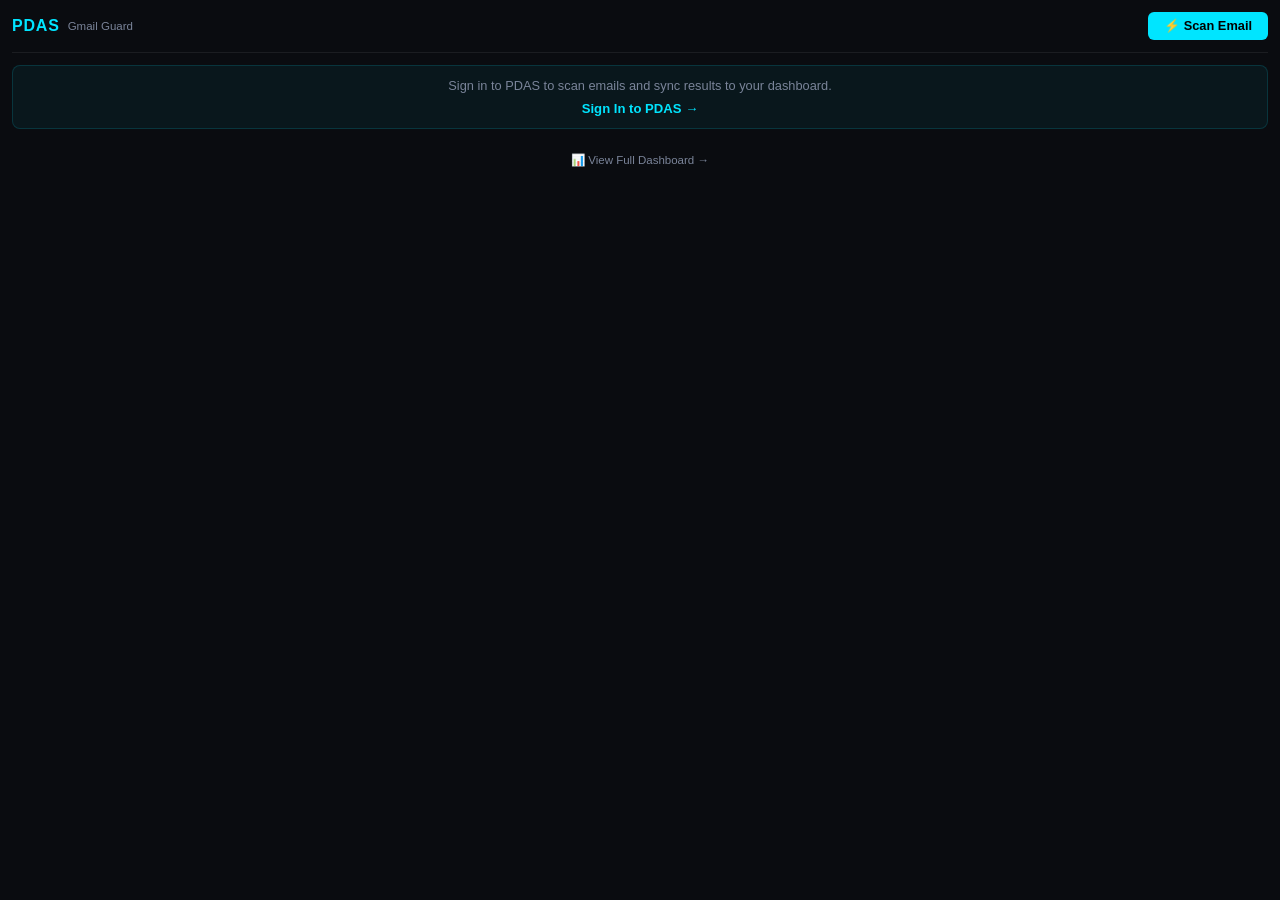
<file: email-addin.html>
<!DOCTYPE html>
<html lang="en">
<head>
  <link rel="icon" type="image/png" href="icons/icon16.png">
<meta charset="UTF-8">
<meta name="viewport" content="width=device-width, initial-scale=1.0">
<title>PDAS Email Guard — Gmail</title>
<style>
* { margin:0; padding:0; box-sizing:border-box; }
body { font-family:'Segoe UI',sans-serif; font-size:13px; background:#0a0c10; color:#e8eaf0; padding:0.75rem; }
.header { display:flex; align-items:center; gap:0.5rem; margin-bottom:0.75rem; padding-bottom:0.75rem; border-bottom:1px solid rgba(255,255,255,0.07); }
.logo { font-weight:900; font-size:1rem; color:#00e5ff; letter-spacing:0.05em; }
.scan-btn { margin-left:auto; background:#00e5ff; color:#000; border:none; padding:0.4rem 1rem; border-radius:6px; font-weight:700; font-size:0.8rem; cursor:pointer; }
.scan-btn:hover { opacity:0.85; }
.scan-btn:disabled { opacity:0.5; cursor:not-allowed; }
.result { display:none; padding:0.75rem; border-radius:8px; margin-bottom:0.75rem; }
.result.allow { background:rgba(34,197,94,0.1); border:1px solid rgba(34,197,94,0.2); }
.result.warn  { background:rgba(245,158,11,0.1); border:1px solid rgba(245,158,11,0.2); }
.result.block { background:rgba(239,68,68,0.1);  border:1px solid rgba(239,68,68,0.2); }
.verdict { font-weight:700; font-size:0.9rem; display:flex; align-items:center; justify-content:space-between; }
.result.allow .verdict { color:#22c55e; }
.result.warn  .verdict { color:#f59e0b; }
.result.block .verdict { color:#ef4444; }
.score { font-size:1.1rem; font-weight:900; }
.details { font-size:0.75rem; color:#7a8499; margin-top:0.4rem; }
.not-signed { background:rgba(0,229,255,0.05); border:1px solid rgba(0,229,255,0.15); border-radius:8px; padding:0.75rem; text-align:center; }
.not-signed p { font-size:0.8rem; color:#7a8499; margin-bottom:0.5rem; }
.sign-link { color:#00e5ff; font-weight:600; font-size:0.82rem; text-decoration:none; }
.spinner { display:inline-block; width:12px; height:12px; border:2px solid rgba(255,255,255,0.1); border-top-color:#00e5ff; border-radius:50%; animation:spin 0.7s linear infinite; margin-right:0.3rem; vertical-align:middle; }
@keyframes spin { to { transform:rotate(360deg); } }
.footer-link { display:block; text-align:center; margin-top:0.5rem; font-size:0.72rem; color:#7a8499; text-decoration:none; }
.footer-link:hover { color:#00e5ff; }
</style>
</head>
<body>

<div class="header">
  <div class="logo">PDAS</div>
  <span style="font-size:0.72rem;color:#7a8499;">Gmail Guard</span>
  <button class="scan-btn" id="scanBtn" onclick="scanCurrentEmail()">⚡ Scan Email</button>
</div>

<div id="notSigned" class="not-signed" style="display:none;">
  <p>Sign in to PDAS to scan emails and sync results to your dashboard.</p>
  <a href="https://adnanadawi03.github.io/PDAS/login.html" target="_blank" class="sign-link">Sign In to PDAS →</a>
</div>

<div id="emailResult" class="result"></div>
<div id="attachmentResults"></div>
<div id="statusMsg" style="font-size:0.78rem;color:#7a8499;text-align:center;padding:0.5rem;"></div>

<a href="https://adnanadawi03.github.io/PDAS/dashboard.html" target="_blank" class="footer-link">📊 View Full Dashboard →</a>

<script>
const API_BASE     = 'https://pdas-engine.onrender.com';
const SUPABASE_URL = 'https://tzujckucxxmbxkpfkngn.supabase.co';
const SUPABASE_KEY = 'sb_publishable_bmXeOrQV8w0DIkslpprzHg_SpmVydR1';

let _session = null;

document.addEventListener('DOMContentLoaded', async function () {
  _session = await getSession();
  if (!_session) {
    document.getElementById('notSigned').style.display = 'block';
  } else {
    document.getElementById('notSigned').style.display = 'none';
    setStatus('Ready to scan. Click "Scan Email" to check this message.');
  }
});

async function getSession() {
  try {
    const keys = Object.keys(localStorage);
    for (const k of keys) {
      if (k.includes('supabase') && k.includes('auth')) {
        const d = JSON.parse(localStorage.getItem(k));
        if (d?.access_token) return d;
      }
    }
  } catch(e) {}
  return null;
}

function setStatus(msg) {
  document.getElementById('statusMsg').textContent = msg;
}

async function scanCurrentEmail() {
  const btn = document.getElementById('scanBtn');
  btn.disabled = true;
  btn.innerHTML = '<span class="spinner"></span> Scanning...';
  setStatus('');

  try {
    if (typeof google !== 'undefined' && google.script) {
      google.script.run
        .withSuccessHandler(async function(emailData) {
          await processEmailData(emailData);
          btn.disabled = false;
          btn.innerHTML = '⚡ Scan Email';
        })
        .withFailureHandler(function(err) {
          setStatus('Error reading email: ' + err.message);
          btn.disabled = false;
          btn.innerHTML = '⚡ Scan Email';
        })
        .getCurrentEmailData();
    } else {
      setStatus('Run this add-on inside Gmail to scan a real email.');
      btn.disabled = false;
      btn.innerHTML = '⚡ Scan Email';
    }
  } catch(e) {
    setStatus('Error: ' + e.message);
    btn.disabled = false;
    btn.innerHTML = '⚡ Scan Email';
  }
}

async function processEmailData(emailData) {
  const subject = emailData?.subject || '';
  const sender  = emailData?.from    || '';
  const body    = emailData?.body    || '';

  const urlRegex = /https?:\/\/[^\s"'<>]+/g;
  const urls     = [...new Set((body.match(urlRegex) || []))].slice(0, 10);

  try {
    const results  = [];
    let maxScore   = 0;
    let maxVerdict = 'allow';

    if (sender) {
      const senderUrl = 'http://' + (sender.split('@')[1] || sender);
      const r = await fetch(`${API_BASE}/scan/url`, {
        method: 'POST',
        headers: { 'Content-Type': 'application/json' },
        body: JSON.stringify({ url: senderUrl }),
        signal: AbortSignal.timeout(15000)
      });
      if (r.ok) {
        const d = await r.json();
        const score = parseFloat(d.score || 0);
        if (score > maxScore) { maxScore = score; maxVerdict = d.verdict || 'allow'; }
        results.push({ type: 'Sender Domain', target: sender, ...d });
      }
    }

    for (const url of urls.slice(0, 3)) {
      try {
        const r = await fetch(`${API_BASE}/scan/url`, {
          method: 'POST',
          headers: { 'Content-Type': 'application/json' },
          body: JSON.stringify({ url }),
          signal: AbortSignal.timeout(10000)
        });
        if (r.ok) {
          const d = await r.json();
          const score = parseFloat(d.score || 0);
          if (score > maxScore) { maxScore = score; maxVerdict = d.verdict || 'allow'; }
          results.push({ type: 'URL', target: url, ...d });
        }
      } catch(e) {}
    }

    showEmailResult(maxVerdict, maxScore, subject, sender, results, urls);

    if (_session?.access_token) {
      await saveEmailScan(sender, subject, maxVerdict, maxScore, results, urls);
    }
  } catch(e) {
    setStatus('Engine error: ' + e.message);
  }
}

function showEmailResult(verdict, score, subject, sender, results, urls) {
  const icons  = { allow:'✅', warn:'⚠️', block:'🚫' };
  const labels = { allow:'Safe Email', warn:'Suspicious Email', block:'Phishing Detected!' };
  const risk   = score >= 80 ? 'HIGH RISK' : score >= 50 ? 'MEDIUM RISK' : 'LOW RISK';

  const resultEl = document.getElementById('emailResult');
  resultEl.className = 'result ' + verdict;
  resultEl.style.display = 'block';
  resultEl.innerHTML = `
    <div class="verdict">
      <span>${icons[verdict]} ${labels[verdict]}</span>
      <span class="score">${parseFloat(score).toFixed(1)}<span style="font-size:0.65rem;opacity:0.7;">/100</span></span>
    </div>
    <div class="details">
      <b>Risk:</b> ${risk} &nbsp;|&nbsp;
      <b>From:</b> ${sender || '—'} &nbsp;|&nbsp;
      <b>URLs found:</b> ${urls.length}
    </div>
    ${results.length > 1 ? `<div class="details" style="margin-top:0.3rem;"><b>Scanned:</b> ${results.length} items</div>` : ''}`;
}

async function saveEmailScan(sender, subject, verdict, score, results, urls) {
  try {
    const pRes = await fetch(
      `${SUPABASE_URL}/rest/v1/profiles?id=eq.${_session.user.id}&select=company_id`,
      { headers: { apikey: SUPABASE_KEY, Authorization: `Bearer ${_session.access_token}` } }
    );
    const profiles   = await pRes.json();
    const company_id = profiles[0]?.company_id || null;

    await fetch(`${SUPABASE_URL}/rest/v1/scan_logs`, {
      method: 'POST',
      headers: {
        apikey: SUPABASE_KEY,
        Authorization: `Bearer ${_session.access_token}`,
        'Content-Type': 'application/json',
        Prefer: 'return=minimal'
      },
      body: JSON.stringify({
        user_id:    _session.user.id,
        company_id,
        type:       'email',
        target:     `${sender} — ${subject}`,
        verdict,
        score,
        signals:    { sender, subject, urls, results }
      })
    });
    setStatus('✓ Scan saved to your PDAS dashboard');
  } catch(e) {
    setStatus('Could not save to dashboard: ' + e.message);
  }
}
</script>
</body>
</html>
</file>
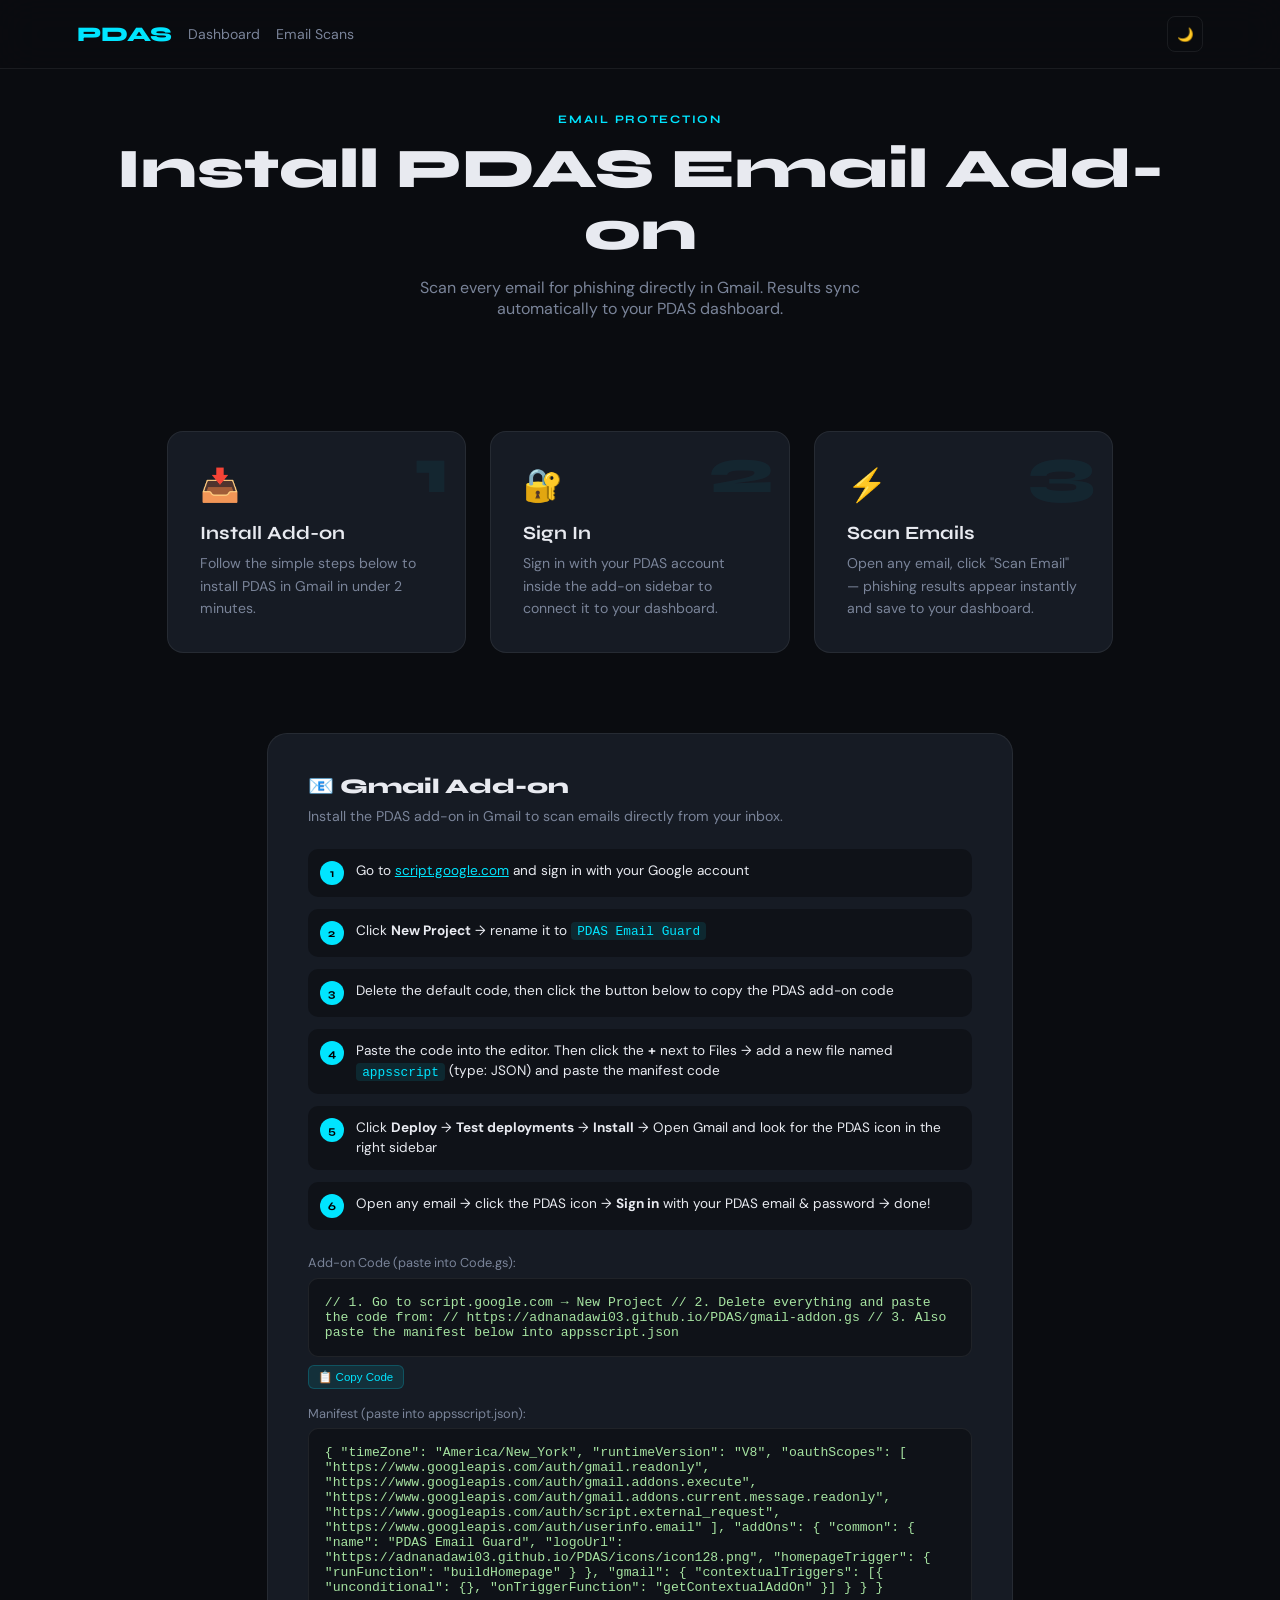
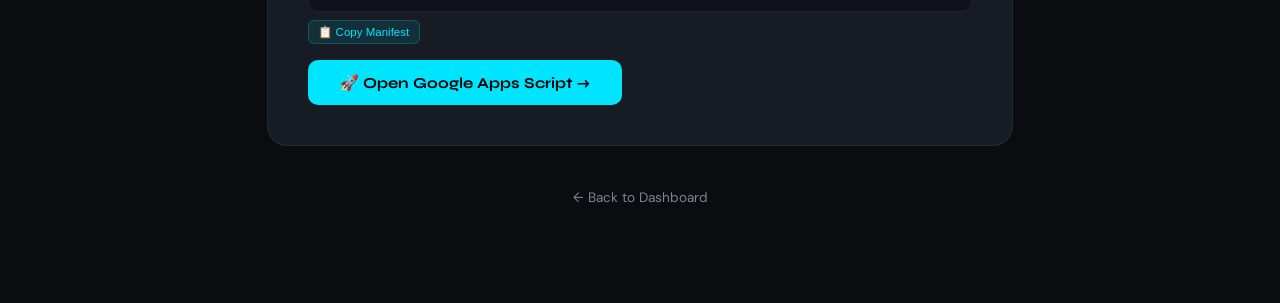
<file: install-addon.html>
<!DOCTYPE html>
<html lang="en">
<head>
  <link rel="icon" type="image/png" href="icons/icon16.png">
<meta charset="UTF-8">
<meta name="viewport" content="width=device-width, initial-scale=1.0">
<title>PDAS – Install Email Add-on</title>
<link rel="preconnect" href="https://fonts.googleapis.com">
<link href="https://fonts.googleapis.com/css2?family=Syne:wght@400;600;700;800&family=DM+Sans:wght@300;400;500&display=swap" rel="stylesheet">
<style>
:root { --bg:#0a0c10; --bg2:#0f1218; --card:#161b24; --accent:#00e5ff; --text:#e8eaf0; --muted:#7a8499; --border:rgba(255,255,255,0.07); }
* { margin:0; padding:0; box-sizing:border-box; }
body { background:var(--bg); color:var(--text); font-family:'DM Sans',sans-serif; min-height:100vh; }
body.light { --bg:#f4f6fa; --bg2:#eaecf2; --card:#fff; --text:#0f1218; --muted:#6b7280; --border:rgba(0,0,0,0.09); background:#f4f6fa; }
nav { position:fixed; top:0; left:0; right:0; display:flex; align-items:center; padding:1rem 6%; background:rgba(10,12,16,0.9); border-bottom:1px solid var(--border); backdrop-filter:blur(20px); z-index:50; gap:1rem; }
.logo { font-family:'Syne',sans-serif; font-weight:800; color:var(--accent); font-size:1.3rem; text-decoration:none; }
nav a { color:var(--muted); text-decoration:none; font-size:0.88rem; }
nav a:hover { color:var(--text); }
.theme-btn { margin-left:auto; background:transparent; border:1px solid var(--border); color:var(--text); width:36px; height:36px; border-radius:8px; cursor:pointer; }

.hero { padding:7rem 6% 4rem; text-align:center; }
.tag { font-family:'Syne',sans-serif; font-size:0.72rem; font-weight:700; letter-spacing:0.15em; color:var(--accent); text-transform:uppercase; margin-bottom:0.75rem; }
h1 { font-family:'Syne',sans-serif; font-size:clamp(2rem,5vw,3.5rem); font-weight:800; line-height:1.1; margin-bottom:1rem; }
.sub { color:var(--muted); font-size:1rem; max-width:520px; margin:0 auto 3rem; }

.steps-grid { display:grid; grid-template-columns:repeat(auto-fit,minmax(260px,1fr)); gap:1.5rem; padding:0 6% 5rem; max-width:1100px; margin:0 auto; }
.step-card { background:var(--card); border:1px solid var(--border); border-radius:16px; padding:2rem; position:relative; overflow:hidden; }
.step-num { font-family:'Syne',sans-serif; font-size:4rem; font-weight:800; color:rgba(0,229,255,0.06); position:absolute; top:0.5rem; right:1rem; line-height:1; }
.step-icon { font-size:2rem; margin-bottom:1rem; }
.step-card h3 { font-family:'Syne',sans-serif; font-weight:700; margin-bottom:0.5rem; }
.step-card p { color:var(--muted); font-size:0.88rem; line-height:1.6; }

.install-section { padding:0 6% 5rem; max-width:900px; margin:0 auto; }
.install-card { background:var(--card); border:1px solid var(--border); border-radius:20px; padding:2.5rem; margin-bottom:1.5rem; }
.install-card h2 { font-family:'Syne',sans-serif; font-size:1.3rem; font-weight:800; margin-bottom:0.5rem; display:flex; align-items:center; gap:0.5rem; }
.install-card p { color:var(--muted); font-size:0.88rem; margin-bottom:1.5rem; }
.install-steps { display:flex; flex-direction:column; gap:0.75rem; margin-bottom:1.5rem; counter-reset:step; }
.install-step { display:flex; align-items:flex-start; gap:0.75rem; padding:0.75rem; background:var(--bg2); border-radius:10px; }
.step-circle { width:24px; height:24px; border-radius:50%; background:var(--accent); color:#000; font-family:'Syne',sans-serif; font-weight:700; font-size:0.72rem; display:flex; align-items:center; justify-content:center; flex-shrink:0; }
.step-text { font-size:0.85rem; line-height:1.5; }
.step-text code { background:rgba(0,229,255,0.1); color:var(--accent); padding:0.1rem 0.4rem; border-radius:4px; font-size:0.8rem; font-family:monospace; }
.btn-install { display:inline-flex; align-items:center; gap:0.5rem; background:var(--accent); color:#000; padding:0.85rem 2rem; border-radius:10px; font-family:'Syne',sans-serif; font-weight:700; font-size:0.95rem; text-decoration:none; transition:all 0.2s; }
.btn-install:hover { opacity:0.85; transform:translateY(-2px); }
.btn-secondary { display:inline-flex; align-items:center; gap:0.5rem; background:transparent; color:var(--text); padding:0.85rem 2rem; border-radius:10px; font-family:'Syne',sans-serif; font-weight:600; font-size:0.9rem; text-decoration:none; border:1px solid var(--border); transition:all 0.2s; margin-left:0.75rem; }
.btn-secondary:hover { border-color:var(--accent); }
.code-block { background:var(--bg2); border:1px solid var(--border); border-radius:10px; padding:1rem; font-family:monospace; font-size:0.82rem; color:#a6e3a1; overflow-x:auto; position:relative; }
.copy-btn { position:absolute; top:0.5rem; right:0.5rem; background:rgba(0,229,255,0.1); border:1px solid rgba(0,229,255,0.2); color:var(--accent); padding:0.25rem 0.6rem; border-radius:6px; cursor:pointer; font-size:0.72rem; }

@media(max-width:600px) { nav a:not(.logo) { display:none; } .btn-secondary { display:none; } }
</style>
</head>
<body>
<nav>
  <a href="index.html" class="logo">PDAS</a>
  <a href="dashboard.html">Dashboard</a>
  <a href="email-scans.html">Email Scans</a>
  <button class="theme-btn" id="themeBtn" onclick="toggleTheme()">🌙</button>
</nav>

<div class="hero">
  <div class="tag">Email Protection</div>
  <h1>Install PDAS Email Add-on</h1>
  <p class="sub">Scan every email for phishing directly in Gmail. Results sync automatically to your PDAS dashboard.</p>
</div>

<div class="steps-grid">
  <div class="step-card"><div class="step-num">1</div><div class="step-icon">📥</div><h3>Install Add-on</h3><p>Follow the simple steps below to install PDAS in Gmail in under 2 minutes.</p></div>
  <div class="step-card"><div class="step-num">2</div><div class="step-icon">🔐</div><h3>Sign In</h3><p>Sign in with your PDAS account inside the add-on sidebar to connect it to your dashboard.</p></div>
  <div class="step-card"><div class="step-num">3</div><div class="step-icon">⚡</div><h3>Scan Emails</h3><p>Open any email, click "Scan Email" — phishing results appear instantly and save to your dashboard.</p></div>
</div>

<div class="install-section">

  <!-- GMAIL -->
  <div class="install-card">
    <h2>📧 Gmail Add-on</h2>
    <p>Install the PDAS add-on in Gmail to scan emails directly from your inbox.</p>

    <div class="install-steps">
      <div class="install-step"><div class="step-circle">1</div><div class="step-text">Go to <a href="https://script.google.com" target="_blank" style="color:var(--accent);">script.google.com</a> and sign in with your Google account</div></div>
      <div class="install-step"><div class="step-circle">2</div><div class="step-text">Click <b>New Project</b> → rename it to <code>PDAS Email Guard</code></div></div>
      <div class="install-step"><div class="step-circle">3</div><div class="step-text">Delete the default code, then click the button below to copy the PDAS add-on code</div></div>
      <div class="install-step"><div class="step-circle">4</div><div class="step-text">Paste the code into the editor. Then click the <b>+</b> next to Files → add a new file named <code>appsscript</code> (type: JSON) and paste the manifest code</div></div>
      <div class="install-step"><div class="step-circle">5</div><div class="step-text">Click <b>Deploy</b> → <b>Test deployments</b> → <b>Install</b> → Open Gmail and look for the PDAS icon in the right sidebar</div></div>
      <div class="install-step"><div class="step-circle">6</div><div class="step-text">Open any email → click the PDAS icon → <b>Sign in</b> with your PDAS email & password → done!</div></div>
    </div>

    <div style="margin-bottom:1rem;">
      <div style="font-size:0.8rem;color:var(--muted);margin-bottom:0.4rem;">Add-on Code (paste into Code.gs):</div>
      <div class="code-block" id="gsCode">Loading code...</div>
      <button onclick="copyCode('gsCode','copyGsBtn')" id="copyGsBtn" class="copy-btn" style="position:static;display:block;margin-top:0.5rem;">📋 Copy Code</button>
    </div>

    <div style="margin-bottom:1rem;">
      <div style="font-size:0.8rem;color:var(--muted);margin-bottom:0.4rem;">Manifest (paste into appsscript.json):</div>
      <div class="code-block" id="manifestCode">Loading...</div>
      <button onclick="copyCode('manifestCode','copyManBtn')" id="copyManBtn" class="copy-btn" style="position:static;display:block;margin-top:0.5rem;">📋 Copy Manifest</button>
    </div>

    <a href="https://script.google.com" target="_blank" class="btn-install">🚀 Open Google Apps Script →</a>
  </div>

  <!-- BACK TO DASHBOARD -->
  <div style="text-align:center;padding:1rem 0;">
    <a href="dashboard.html" style="color:var(--muted);text-decoration:none;font-size:0.85rem;">← Back to Dashboard</a>
  </div>

</div>

<script>
// Load add-on code to display
const gsCodeEl  = document.getElementById('gsCode');
const manCodeEl = document.getElementById('manifestCode');

const gsCodeText = `// Paste this in Code.gs in Google Apps Script
// Full code at: https://adnanadawi03.github.io/PDAS/pdas-addon-code.js
// Or copy from the file linked below`;

const manifestText = `{
  "timeZone": "America/New_York",
  "runtimeVersion": "V8",
  "oauthScopes": [
    "https://www.googleapis.com/auth/gmail.readonly",
    "https://www.googleapis.com/auth/gmail.addons.execute",
    "https://www.googleapis.com/auth/gmail.addons.current.message.readonly",
    "https://www.googleapis.com/auth/script.external_request",
    "https://www.googleapis.com/auth/userinfo.email"
  ],
  "addOns": {
    "common": {
      "name": "PDAS Email Guard",
      "logoUrl": "https://adnanadawi03.github.io/PDAS/icons/icon128.png",
      "homepageTrigger": { "runFunction": "buildHomepage" }
    },
    "gmail": {
      "contextualTriggers": [{
        "unconditional": {},
        "onTriggerFunction": "getContextualAddOn"
      }]
    }
  }
}`;

gsCodeEl.textContent  = `// 1. Go to script.google.com → New Project\n// 2. Delete everything and paste the code from:\n//    https://adnanadawi03.github.io/PDAS/gmail-addon.gs\n// 3. Also paste the manifest below into appsscript.json`;
manCodeEl.textContent = manifestText;

function copyCode(elId, btnId) {
  const text = document.getElementById(elId).textContent;
  navigator.clipboard.writeText(text).then(() => {
    const btn = document.getElementById(btnId);
    btn.textContent = '✓ Copied!';
    setTimeout(() => btn.textContent = '📋 Copy', 2000);
  });
}
function copyText(elId) {
  navigator.clipboard.writeText(document.getElementById(elId).textContent).then(() => {
    alert('Copied!');
  });
}
function toggleTheme() {
  const l = document.body.classList.toggle('light');
  document.getElementById('themeBtn').textContent = l ? '☀️' : '🌙';
  localStorage.setItem('pdas-theme', l ? 'light' : 'dark');
}
if (localStorage.getItem('pdas-theme') === 'light') {
  document.body.classList.add('light');
  document.addEventListener('DOMContentLoaded', () => {
    const b = document.getElementById('themeBtn');
    if (b) b.textContent = '☀️';
  });
}
</script>
</body>
</html>
</file>
